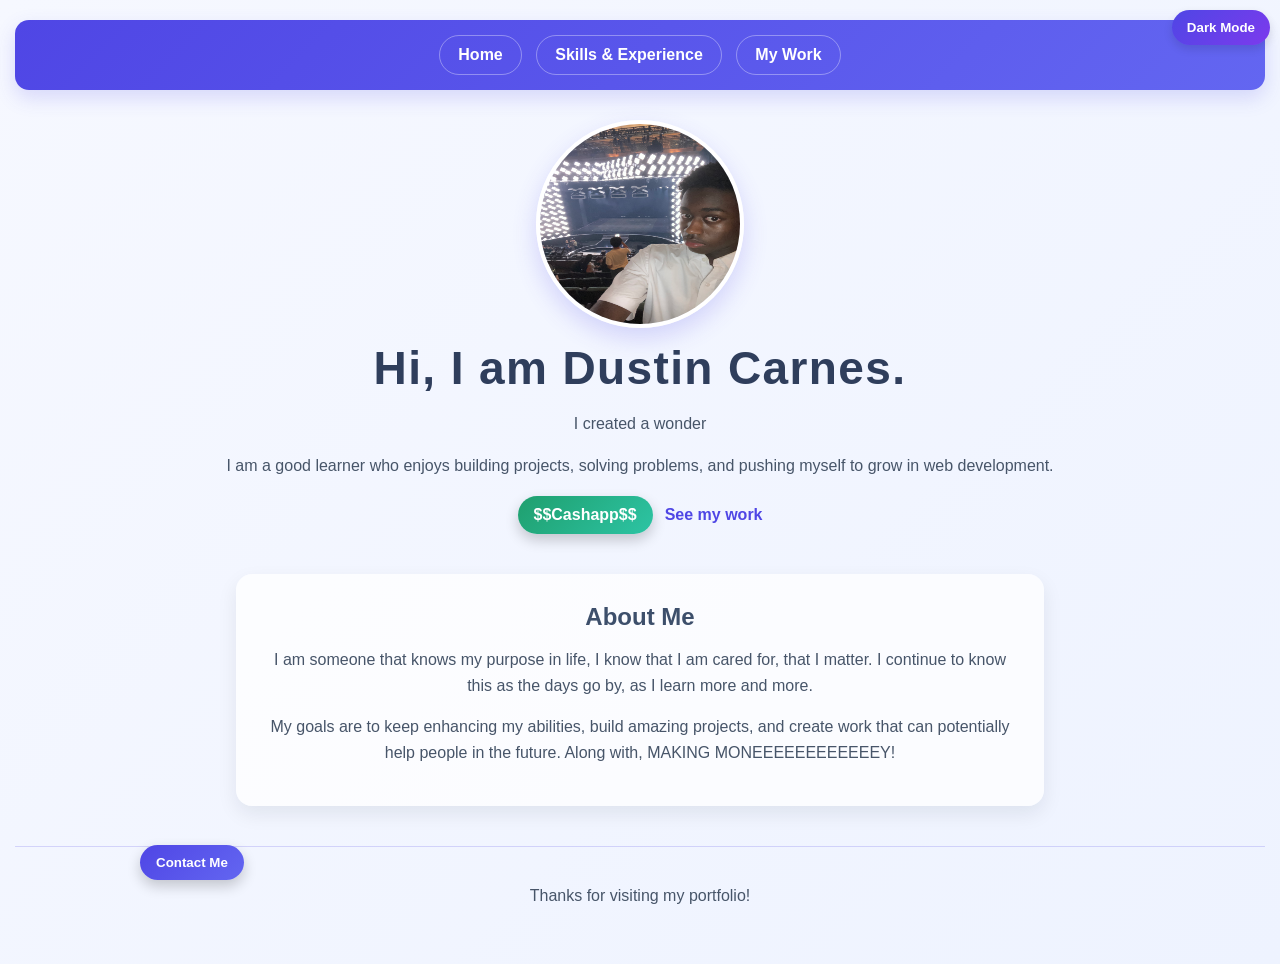
<file: Portfolio Project/Home.html>
<!DOCTYPE html>
<html lang="en">
<head>
    <meta charset="UTF-8">
    <meta name="viewport" content="width=device-width, initial-scale=1.0">
    <title>Dustin Carnes | Portfolio</title>
    <link rel="stylesheet" href="style.css">
</head>
<body>
    <nav>
        <ul>
            <li>
                <a href="Home.html">Home</a>
                <a href="Skills.html">Skills &amp; Experience</a>
                <a href="work.html">My Work</a>
            </li>
        </ul>
    </nav>

    <button id="colorBtn"> Dark Mode</button>

    <header class="hero">
        <div id="header-image-container">
            <img id="header-image" src="IMG_2378.jpeg" alt="Profile picture of Dustin Carnes">
        </div>
            <h1>Hi, I am Dustin Carnes.</h1>
            <p id="tagline"></p>
            <p>I am a good learner who enjoys building projects, solving problems, and pushing myself to grow in web development.</p>
        <div class="hero-actions">
            <button id="hiBtn" class="floating-btn">Contact Me</button>
            <a class="cashapp-btn" href="https://cash.app/$$LockedandLoade" target="_blank" rel="noopener noreferrer">$$Cashapp$$</a>
            <a class="text-link" href="work.html">See my work</a>
        </div>
    </header>

    <section class="about-section">
        <h2>About Me</h2>
        <p>I am someone that knows my purpose in life, I know that I am cared for, that I matter. I continue to know this as the days go by, as I learn more and more.</p>
        <p>My goals are to keep enhancing my abilities, build amazing projects, and create work that can potentially help people in the future. Along with, MAKING MONEEEEEEEEEEEEY!</p>
    </section>

    <footer>
        <p>Thanks for visiting my portfolio!</p>
    </footer>

    <script src="script.js"></script>
</body>
</html>
</file>
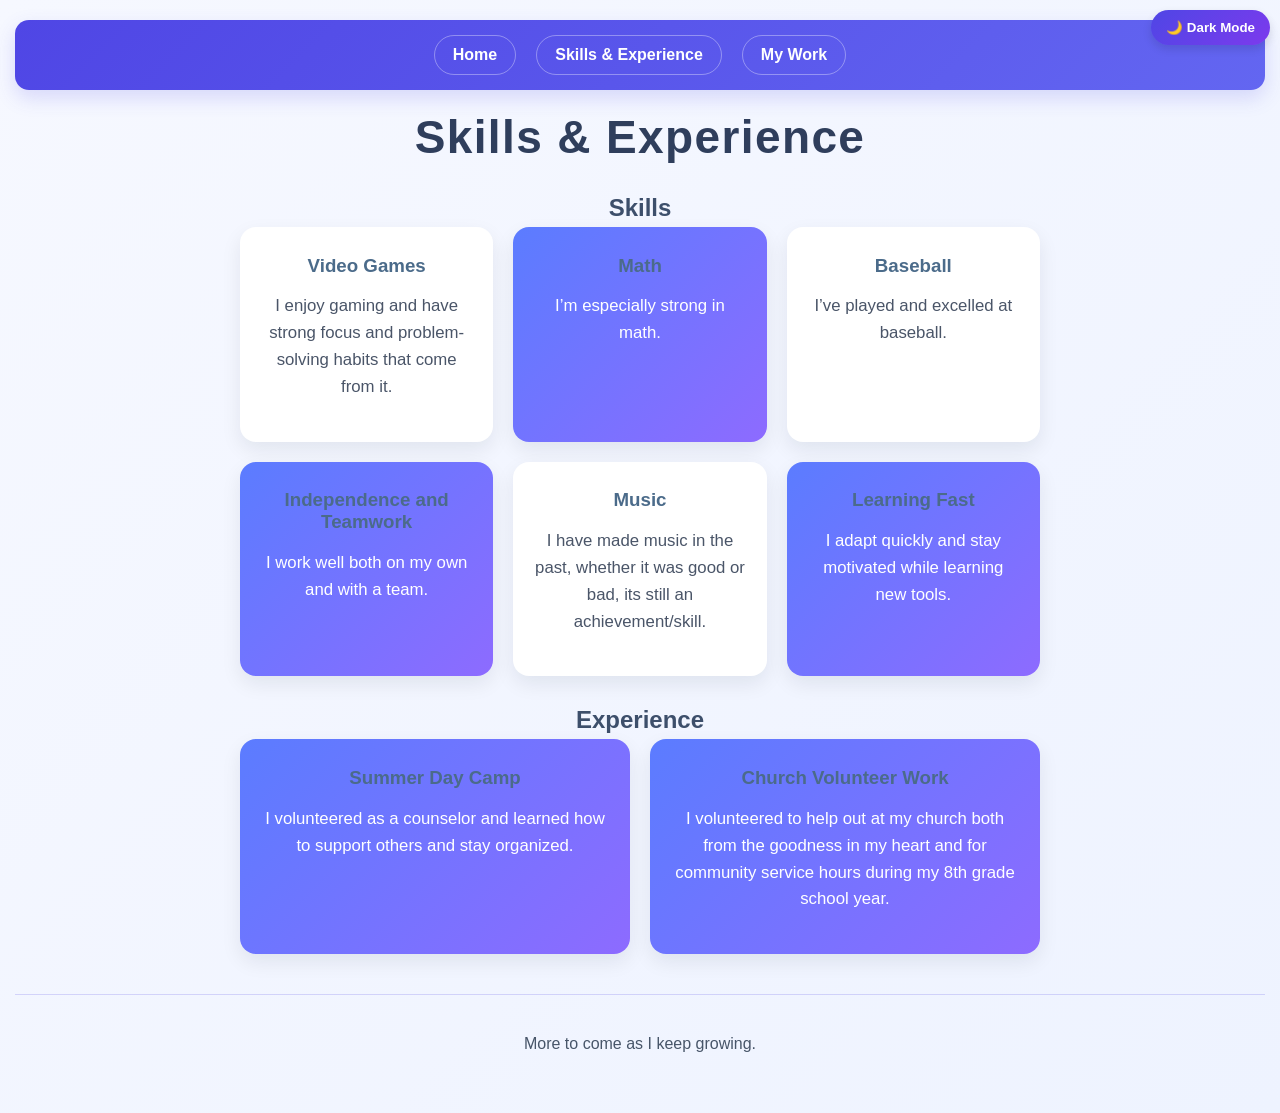
<file: Portfolio Project/Skills.html>
<!DOCTYPE html>
<html lang="en">
<head>
    <meta charset="UTF-8">
    <meta name="viewport" content="width=device-width, initial-scale=1.0">
    <title>Dustin Carnes | Skills</title>
    <link rel="stylesheet" href="style.css">
</head>
<body>
    <nav>
        <ul>
            <li><a href="Home.html">Home</a></li>
            <li><a href="Skills.html">Skills &amp; Experience</a></li>
            <li><a href="work.html">My Work</a></li>
        </ul>
    </nav>

    <button id="colorBtn">🌙 Dark Mode</button>

    <h1>Skills &amp; Experience</h1>
<!--https://www.w3schools.com  FOR EVERYTHING BELOWWWWWW-->
    <section class="skills-section">
        <h2>Skills</h2>
        <div class="skills-grid">
            <article class="skill-card">
                <h3>Video Games</h3>
                <p>I enjoy gaming and have strong focus and problem-solving habits that come from it.</p>
            </article>

            <article class="skill-card highlight">
                <h3>Math</h3>
                <p>I’m especially strong in math.</p>
            </article>

            <article class="skill-card">
                <h3>Baseball</h3>
                <p>I’ve played and excelled at baseball.</p>
            </article>

            <article class="skill-card highlight">
                <h3>Independence and Teamwork</h3>
                <p>I work well both on my own and with a team.</p>
            </article>

            <article class="skill-card">
                <h3>Music</h3>
                <p>I have made music in the past, whether it was good or bad, its still an achievement/skill.</p>
            </article>

            <article class="skill-card highlight">
                <h3>Learning Fast</h3>
                <p>I adapt quickly and stay motivated while learning new tools.</p>
            </article>
        </div>
    </section>

    <section class="skills-section">
        <h2>Experience</h2>
        <div class="skills-grid">
            <article class="skill-card highlight">
                <h3>Summer Day Camp</h3>
                <p>I volunteered as a counselor and learned how to support others and stay organized.</p>
            </article>

            <article class="skill-card highlight">
                <h3>Church Volunteer Work</h3>
                <p>I volunteered to help out at my church both from the goodness in my heart and for community service hours during my 8th grade school year.</p>
            </article>
        </div>
    </section>

    <footer>
        <p>More to come as I keep growing.</p>
    </footer>

    <script src="script.js"></script>
</body>
</html>
</file>
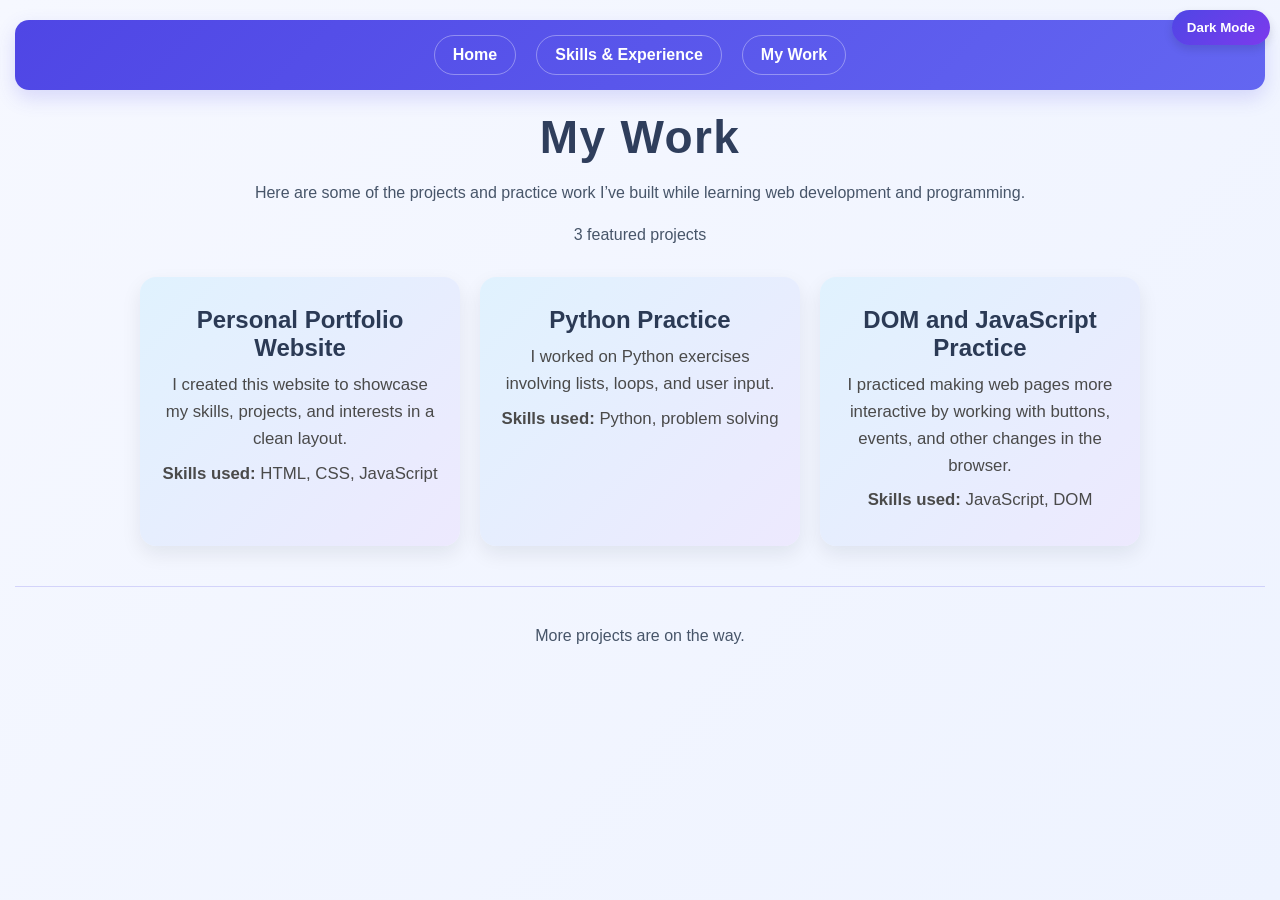
<file: Portfolio Project/work.html>
<!DOCTYPE html>
<html lang="en">
<head>
    <meta charset="UTF-8">
    <meta name="viewport" content="width=device-width, initial-scale=1.0">
    <title>Dustin Carnes | My Work</title>
    <link rel="stylesheet" href="style.css">
</head>
<body>
    <nav>
        <ul>
            <li><a href="Home.html">Home</a></li>
            <li><a href="Skills.html">Skills &amp; Experience</a></li>
            <li><a href="work.html">My Work</a></li>
        </ul>
    </nav>

    <button id="colorBtn"> Dark Mode</button>

    <h1>My Work</h1>
    <p>Here are some of the projects and practice work I’ve built while learning web development and programming.</p>
    <p id="project-count"></p>

    <section class="work-section">
        <div id="project-list" class="work-grid"></div>
    </section>

    <footer>
        <p>More projects are on the way.</p>
    </footer>

    <script src="script.js"></script>
</body>
</html>
</file>
<file: Portfolio Project/style.css>
body{
    background: linear-gradient(135deg, #f6f8ff 0%, #eef3ff 100%);
    color: #213449;
    margin: 0 auto;
    font-family: 'Segoe UI', Tahoma, Geneva, Verdana, sans-serif;
    text-align: center;
    min-height: 100vh;
    padding: 20px 15px 40px;
    box-sizing: border-box;
    transition: background 0.3s ease, color 0.3s ease;
}

body.dark {
    background: linear-gradient(135deg, #111827 0%, #1f2937 100%);
    color: #f9fafb;
}

nav{
    background: linear-gradient(135deg, #4f46e5, #6366f1);
    padding: 15px 20px;
    text-align: center;
    border-radius: 14px;
    margin-bottom: 20px;
    box-shadow: 0 8px 20px rgba(79, 70, 229, 0.18);
}
nav ul{
    list-style: none;
    margin: 0;
    padding: 0;
    display: flex;
    justify-content: center;
    flex-wrap: wrap;
    gap: 10px;
}
nav li{
    display: inline-block;
}
nav a{
    color: white;
    text-decoration: none;
    padding: 10px 18px;
    border-radius: 999px;
    border: 1px solid rgba(255,255,255,0.35);
    margin: 0 5px;
    font-weight: 600;
    display: inline-block;
}
nav a:hover{
    background-color: rgba(255,255,255,0.2);
    font-weight: 700;
}

h1, h2, h3, h4, h5 {
    margin: 0.2em 0;
    padding: 0;
    text-align: center;
}

h1{
    color: #2f3e5c;
    font-size: 46px;
    font-weight: 700;
    letter-spacing: 0.03em;
}
h2{
    color: #3d4f6b;
}
h3{
    color: #4b6b8a;
}
h4{
    color: #5b6ca5;
}
h5{
    color: #6c5ce7;
}
p{
    color: #475569;
    text-align: center;
    line-height: 1.6;
}
button {
    background: #1f2937;
    color: #f8fafc;
    border: none;
    padding: 10px 15px;
    border-radius: 999px;
    cursor: pointer;
    font-weight: 600;
    box-shadow: 0 4px 10px rgba(0, 0, 0, 0.12);
}

.hero {
    max-width: 850px;
    margin: 30px auto 40px;
}

.hero-actions {
    display: flex;
    justify-content: center;
    align-items: center;
    gap: 12px;
    flex-wrap: wrap;
    margin-top: 18px;
}

.text-link {
    color: #4f46e5;
    font-weight: 600;
    text-decoration: none;
}

.about-section {
    max-width: 760px;
    margin: 0 auto 30px;
    padding: 24px;
    background: rgba(255,255,255,0.75);
    border-radius: 16px;
    box-shadow: 0 8px 20px rgba(15, 23, 42, 0.08);
}

body.dark .about-section {
    background: rgba(17, 24, 39, 0.75);
}

footer {
    margin-top: 40px;
    padding-top: 20px;
    border-top: 1px solid rgba(79, 70, 229, 0.2);
}
/*Got the z-index and linear-gradient from https://stackoverflow.com/questions/24063807/css-z-index-with-gradient-background I saw the code and did more fishing to see what they do. */
.cashapp-btn {
    display: inline-block;
    background: linear-gradient(135deg, #1f9f6e, #2dc4a4);
    color: white;
    padding: 10px 16px;
    border-radius: 999px;
    box-shadow: 0 6px 14px rgba(0, 0, 0, 0.2);
    font-weight: 600;
    text-decoration: none;
}

.skills-section {
    margin: 30px auto 0;
    max-width: 800px;
}

.skills-grid {
    display: grid;
    gap: 20px;
    grid-template-columns: repeat(auto-fit, minmax(220px, 1fr));
}

.skill-card {
    background: #ffffff;
    border-radius: 16px;
    padding: 24px 20px;
    box-shadow: 0 8px 20px rgba(15, 23, 42, 0.08);
    transition: transform 0.2s ease, box-shadow 0.2s ease;
}

.skill-card:hover {
    transform: translateY(-4px);
    box-shadow: 0 12px 24px rgba(0, 0, 0, 0.18);
}

.skill-card h2 {
    color: #2c3e50;
    margin-bottom: 10px;
}

.skill-card p {
    color: #4a5568;
    font-size: 1.05rem;
    line-height: 1.6;
}

.skill-card.highlight {
    background: linear-gradient(135deg, #5b7cff, #8d6bff);
    color: white;
}

.skill-card.highlight h2,
.skill-card.highlight p {
    color: white;
}

#header-image-container{
    width: 100%; 
    text-align: center; 
    margin-top: 10px;
}

#header-image{
    border-radius: 100%; 
    width: 200px; 
    height: 200px; 
    border: 4px solid #ffffff;
    box-shadow: 0 10px 24px rgba(79, 70, 229, 0.2);
}

#colorBtn {
    position: fixed;
    top: 10px;
    right: 10px;
    background: linear-gradient(135deg, #4f46e5, #7c3aed);
    color: white;
    z-index: 1000;
}
/* I got the info for all of this from https://www.w3schools.com/css/ */

.work-section {
    margin: 30px auto 0;
    max-width: 1000px;
}

.work-grid {
    display: grid;
    gap: 20px;
    grid-template-columns: repeat(auto-fit, minmax(240px, 1fr));
}

.work-card {
    background: linear-gradient(135deg, #e0f2fe 0%, #ede9fe 100%);
    border-radius: 16px;
    padding: 24px 20px;
    box-shadow: 0 8px 20px rgba(15, 23, 42, 0.08);
    transition: transform 0.2s ease, box-shadow 0.2s ease;
}

.work-card:hover {
    transform: translateY(-4px);
    box-shadow: 0 12px 24px rgba(0, 0, 0, 0.18);
}

.work-card h2 {
    color: #2b3a55;
    margin-bottom: 10px;
}

.work-card p {
    color: #4a4a4a;
    font-size: 1.05rem;
    line-height: 1.6;
    margin: 8px 0;
}

/*Got the z-index and linear-gradient from https://stackoverflow.com/questions/24063807/css-z-index-with-gradient-background I saw the code and did more fishing to see what they do. */
.floating-btn {
    position: fixed;
    bottom: 20px;
    left: 140px;
    z-index: 1000;
    background: linear-gradient(135deg, #4f46e5, #6366f1);
    color: white;
    padding: 10px 16px;
    border-radius: 999px;
    box-shadow: 0 6px 14px rgba(0, 0, 0, 0.2);
    font-weight: 600;
}
</file>
